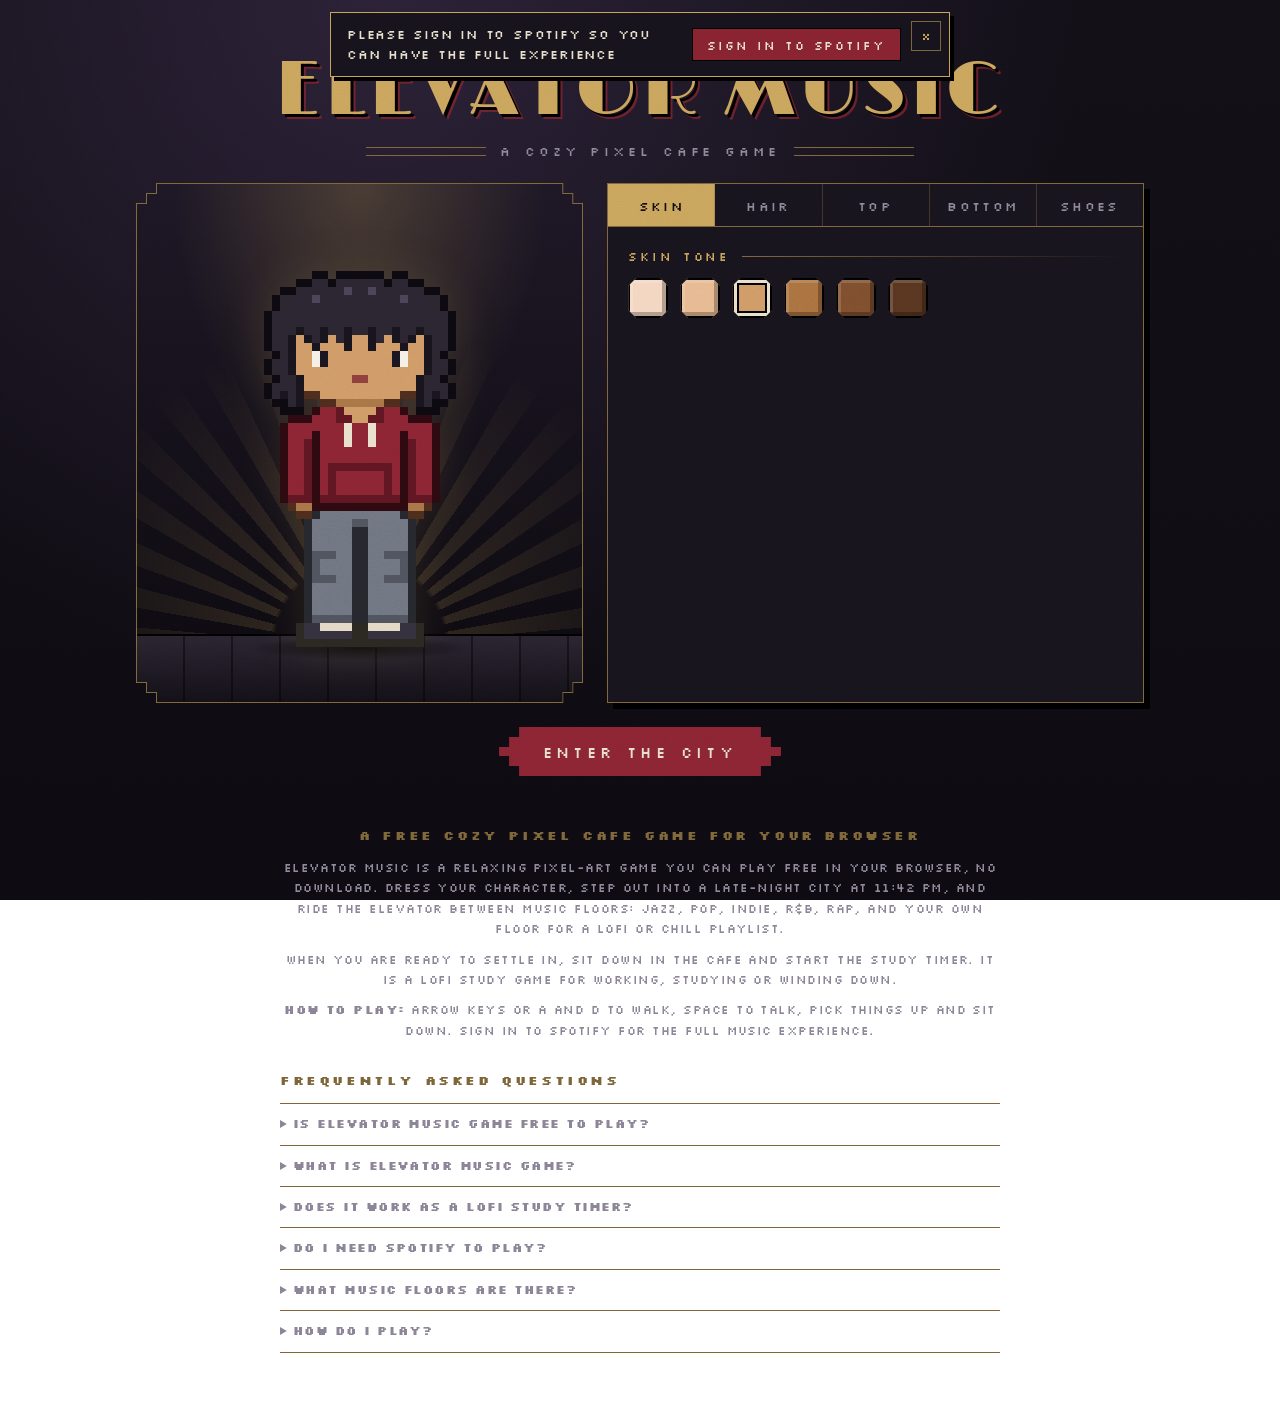
<file: index.html>
<!doctype html>
<html lang="en">
<head>
  <meta charset="utf-8">
  <meta name="viewport" content="width=device-width, initial-scale=1">
  <title>Elevator Music Game: Free Cozy Pixel Cafe &amp; Lofi Study Timer (Browser)</title>
  <meta name="description" content="Play the Elevator Music cozy pixel cafe game free in your browser, no download. A lofi study game: dress your character, wander a late-night city, ride between music floors and relax in a cafe with a study timer.">
  <meta name="keywords" content="cozy browser game, cozy pixel art game, relaxing browser game, free online cozy game, lofi study game, study with me game, lofi cafe game, chill music game, late night city game, lofi study timer, cozy pixel cafe">
  <link rel="canonical" href="https://elevatormusicgame.com/">
  <meta name="theme-color" content="#231c2b">
  <meta property="og:type" content="website">
  <meta property="og:site_name" content="Elevator Music Game">
  <meta property="og:title" content="Elevator Music Game: Free Cozy Pixel Cafe &amp; Lofi Study Timer (Browser)">
  <meta property="og:description" content="A free, relaxing browser game. Wander a late-night city, ride the elevator between music floors and settle into a cozy cafe with a study timer. No download.">
  <meta property="og:url" content="https://elevatormusicgame.com/">
  <meta property="og:image" content="https://elevatormusicgame.com/social-card.png">
  <meta property="og:image:width" content="1200">
  <meta property="og:image:height" content="630">
  <meta property="og:image:alt" content="Elevator Music Game: a free cozy pixel cafe browser game with music floors and a study timer">
  <meta name="twitter:card" content="summary_large_image">
  <meta name="twitter:title" content="Elevator Music Game: Free Cozy Pixel Cafe &amp; Lofi Study Timer (Browser)">
  <meta name="twitter:description" content="A free, relaxing browser game. Wander a late-night city, ride the elevator between music floors and settle into a cozy cafe with a study timer.">
  <meta name="twitter:image" content="https://elevatormusicgame.com/social-card.png">
  <meta name="twitter:image:alt" content="Elevator Music Game: a free cozy pixel cafe browser game with music floors and a study timer">
  <script type="application/ld+json">
  {
    "@context": "https://schema.org",
    "@graph": [
      {
        "@type": "WebSite",
        "@id": "https://elevatormusicgame.com/#website",
        "name": "Elevator Music Game",
        "url": "https://elevatormusicgame.com/",
        "inLanguage": "en"
      },
      {
        "@type": "VideoGame",
        "@id": "https://elevatormusicgame.com/#game",
        "name": "Elevator Music Game",
        "alternateName": ["Elevator Music: Cozy Pixel Cafe", "Elevator Music Cozy Pixel Cafe Game"],
        "url": "https://elevatormusicgame.com/",
        "image": "https://elevatormusicgame.com/social-card.png",
        "description": "A free, cozy pixel-art browser game with music on every floor. Dress your character, wander a late-night city, ride the elevator between floors with different music and relax in a cafe with a study timer. No download needed.",
        "keywords": "cozy browser game, cozy pixel art game, relaxing browser game, lofi study game, study with me game, lofi cafe game, chill music game, late night city game",
        "genre": ["Adventure", "Casual"],
        "gamePlatform": "Web browser",
        "playMode": "SinglePlayer",
        "applicationCategory": "Game",
        "operatingSystem": "Any",
        "inLanguage": "en",
        "isAccessibleForFree": true,
        "offers": {
          "@type": "Offer",
          "price": "0",
          "priceCurrency": "USD",
          "availability": "https://schema.org/InStock"
        },
        "isPartOf": { "@id": "https://elevatormusicgame.com/#website" }
      },
      {
        "@type": "FAQPage",
        "@id": "https://elevatormusicgame.com/#faq",
        "mainEntity": [
          {
            "@type": "Question",
            "name": "Is Elevator Music Game free to play?",
            "acceptedAnswer": {
              "@type": "Answer",
              "text": "Yes. Elevator Music is completely free and runs in your browser, so there is nothing to download or install."
            }
          },
          {
            "@type": "Question",
            "name": "What is Elevator Music Game?",
            "acceptedAnswer": {
              "@type": "Answer",
              "text": "It is a cozy pixel-art browser game. You dress your character, wander a late-night city at 11:42 PM, ride the elevator between floors with different music, and settle into a cafe."
            }
          },
          {
            "@type": "Question",
            "name": "Does it work as a lofi study timer?",
            "acceptedAnswer": {
              "@type": "Answer",
              "text": "Yes. Sit down in the cafe and start the built-in study timer. It starts at 25 minutes and you can adjust it in 5-minute steps, so you can study or work with lofi or chill music in the background."
            }
          },
          {
            "@type": "Question",
            "name": "Do I need Spotify to play?",
            "acceptedAnswer": {
              "@type": "Answer",
              "text": "You can play without it, but signing in to Spotify gives you the full music experience, with a different playlist on each floor."
            }
          },
          {
            "@type": "Question",
            "name": "What music floors are there?",
            "acceptedAnswer": {
              "@type": "Answer",
              "text": "Jazz, pop, indie, R&B and rap, plus your own floor where you can listen to a lofi or chill playlist."
            }
          },
          {
            "@type": "Question",
            "name": "How do I play?",
            "acceptedAnswer": {
              "@type": "Answer",
              "text": "Use the arrow keys or A and D to walk. Press Space to talk, pick things up and sit down."
            }
          }
        ]
      }
    ]
  }
  </script>
  <link rel="icon" href="favicon.ico" sizes="any">
  <link rel="icon" type="image/png" sizes="32x32" href="favicon-32.png">
  <link rel="apple-touch-icon" href="apple-touch-icon.png">
  <link rel="preconnect" href="https://fonts.googleapis.com">
  <link rel="preconnect" href="https://fonts.gstatic.com" crossorigin>
  <link href="https://fonts.googleapis.com/css2?family=Limelight&family=Silkscreen:wght@400;700&display=swap" rel="stylesheet">
  <link rel="stylesheet" href="css/style.css">
</head>
<body>
  <aside id="notice" class="notice" aria-label="Spotify sign-in" hidden>
    <p class="notice__text" role="status">Please sign in to Spotify so you can have the full experience</p>
    <a class="notice__link" href="https://accounts.spotify.com/login" target="_blank" rel="noopener">Sign in to Spotify</a>
    <button id="notice-close" class="notice__close" type="button" aria-label="Close this message" title="Close">&times;</button>
  </aside>

  <main class="creator">
    <header class="marquee">
      <p class="marquee__stamp">11:42 PM &middot; Downtown</p>
      <h1 class="marquee__title">Elevator Music</h1>
      <p class="marquee__sub">A cozy pixel cafe game</p>
    </header>

    <section class="stage" aria-label="Your character">
      <div class="stage__fan" aria-hidden="true"></div>
      <canvas id="stage" class="stage__sprite" width="32" height="48"></canvas>
      <div class="stage__ground" aria-hidden="true"></div>
    </section>

    <section class="wardrobe" aria-label="Wardrobe">
      <div id="tabs" class="tabs" role="tablist"></div>
      <div id="panel" class="panel"></div>
    </section>

    <footer class="exit">
      <button id="enter" class="exit__button" type="button">Enter the city</button>
      <button id="skip" class="exit__skip" type="button" hidden>Go straight to the cafe</button>
    </footer>
    <section class="about" aria-labelledby="about-title">
      <h2 id="about-title" class="about__title">A free cozy pixel cafe game for your browser</h2>
      <p>Elevator Music is a relaxing pixel-art game you can play free in your browser, no download. Dress your character, step out into a late-night city at 11:42 PM, and ride the elevator between music floors: jazz, pop, indie, R&amp;B, rap, and your own floor for a lofi or chill playlist.</p>
      <p>When you are ready to settle in, sit down in the cafe and start the study timer. It is a lofi study game for working, studying or winding down.</p>
      <p><strong>How to play:</strong> arrow keys or A and D to walk, Space to talk, pick things up and sit down. Sign in to Spotify for the full music experience.</p>
      <div class="faq">
        <h2 class="about__title">Frequently asked questions</h2>
        <details class="faq__item">
          <summary>Is Elevator Music Game free to play?</summary>
          <p>Yes. Elevator Music is completely free and runs in your browser, so there is nothing to download or install.</p>
        </details>
        <details class="faq__item">
          <summary>What is Elevator Music Game?</summary>
          <p>It is a cozy pixel-art browser game. You dress your character, wander a late-night city at 11:42 PM, ride the elevator between floors with different music, and settle into a cafe.</p>
        </details>
        <details class="faq__item">
          <summary>Does it work as a lofi study timer?</summary>
          <p>Yes. Sit down in the cafe and start the built-in study timer. It starts at 25 minutes and you can adjust it in 5-minute steps, so you can study or work with lofi or chill music in the background.</p>
        </details>
        <details class="faq__item">
          <summary>Do I need Spotify to play?</summary>
          <p>You can play without it, but signing in to Spotify gives you the full music experience, with a different playlist on each floor.</p>
        </details>
        <details class="faq__item">
          <summary>What music floors are there?</summary>
          <p>Jazz, pop, indie, R&amp;B and rap, plus your own floor where you can listen to a lofi or chill playlist.</p>
        </details>
        <details class="faq__item">
          <summary>How do I play?</summary>
          <p>Use the arrow keys or A and D to walk. Press Space to talk, pick things up and sit down.</p>
        </details>
      </div>
    </section>
  </main>

  <section id="city" class="city" aria-label="The city" hidden>
    <div id="screen" class="city__screen">
    <div class="city__frame">
      <canvas id="street" class="city__street" width="320" height="180"></canvas>

      <div id="timer" class="timer" role="group" hidden aria-label="Study timer">
        <button id="timer-less" class="timer__button" type="button" aria-label="Five minutes less">&minus;</button>
        <span id="timer-time" class="timer__time" role="timer">25:00</span>
        <button id="timer-more" class="timer__button" type="button" aria-label="Five minutes more">+</button>
        <button id="timer-go" class="timer__button" type="button" aria-label="Start timer">&#9654;</button>
        <button id="timer-reset" class="timer__button" type="button" aria-label="Reset timer">&#8634;</button>
      </div>

      <div class="hud">
        <p class="hud__clock"><span id="hud-time"></span><span id="hud-place"></span></p>
        <p id="hud-goal" class="hud__goal"></p>
      </div>
      <p id="hud-hint" class="hud__hint"></p>

      <div id="card" class="card" hidden>
        <p id="card-time" class="card__time"></p>
        <p id="card-place" class="card__place"></p>
      </div>

      <div id="dialog" class="dialog" hidden>
        <p id="dialog-who" class="dialog__who"></p>
        <p id="dialog-text" class="dialog__text"></p>
        <div id="dialog-choices" class="dialog__choices"></div>
        <p id="dialog-hint" class="dialog__hint">Space &#9656;</p>
      </div>

      <div id="minigame" class="minigame" hidden></div>

      <div id="lift" class="minigame lift" hidden></div>

      <div id="decor" class="minigame decor" hidden></div>

      <button id="fullscreen" class="fullscreen" type="button" aria-label="Full screen" title="Full screen" hidden>
        <svg viewBox="0 0 12 12" aria-hidden="true">
          <path class="fullscreen__grow" d="M1 4V1h3M8 1h3v3M11 8v3H8M4 11H1V8"/>
          <path class="fullscreen__shrink" d="M1 4h3V1M8 1v3h3M11 8H8v3M4 11V8H1"/>
        </svg>
      </button>
      <p id="fullscreen-tip" class="fullscreen-tip" role="status" hidden>
        <span class="fullscreen-tip__title">Click here for full screen</span>
        <span class="fullscreen-tip__text">The music keeps playing. Leave full screen to pause or skip songs.</span>
      </p>
    </div>
    </div>

    <div class="pad">
      <button id="pad-left" class="pad__button" type="button" aria-label="Walk left">&#9664;</button>
      <button id="pad-right" class="pad__button" type="button" aria-label="Walk right">&#9654;</button>
      <button id="pad-talk" class="pad__button pad__button--talk" type="button">Talk</button>
      <button id="city-back" class="pad__button pad__button--quiet" type="button">Wardrobe</button>
    </div>
    <div id="player" class="player" hidden>
      <p id="player-title" class="player__title"></p>
      <div id="player-frame"></div>
      <p id="player-note" class="player__note"></p>
    </div>
    <p class="city__keys">Arrow keys or A / D to walk. Space to talk, pick things up, use stairs and sit down.</p>
  </section>

  <script src="js/core.js"></script>
  <script src="js/palette.js"></script>
  <script src="js/sprites/body.js"></script>
  <script src="js/sprites/hair.js"></script>
  <script src="js/sprites/tops.js"></script>
  <script src="js/sprites/bottoms.js"></script>
  <script src="js/sprites/shoes.js"></script>
  <script src="js/state.js"></script>
  <script src="js/renderer.js"></script>
  <script src="js/creator.js"></script>
  <script src="js/sound.js"></script>
  <script src="js/timer.js"></script>
  <script src="js/banner.js"></script>
  <script src="js/city/quests.js"></script>
  <script src="js/city/scene.js"></script>
  <script src="js/city/minigames.js"></script>
  <script src="js/cafe/floors.js"></script>
  <script src="js/cafe/rooms.js"></script>
  <script src="js/city/game.js"></script>
</body>
</html>
</file>
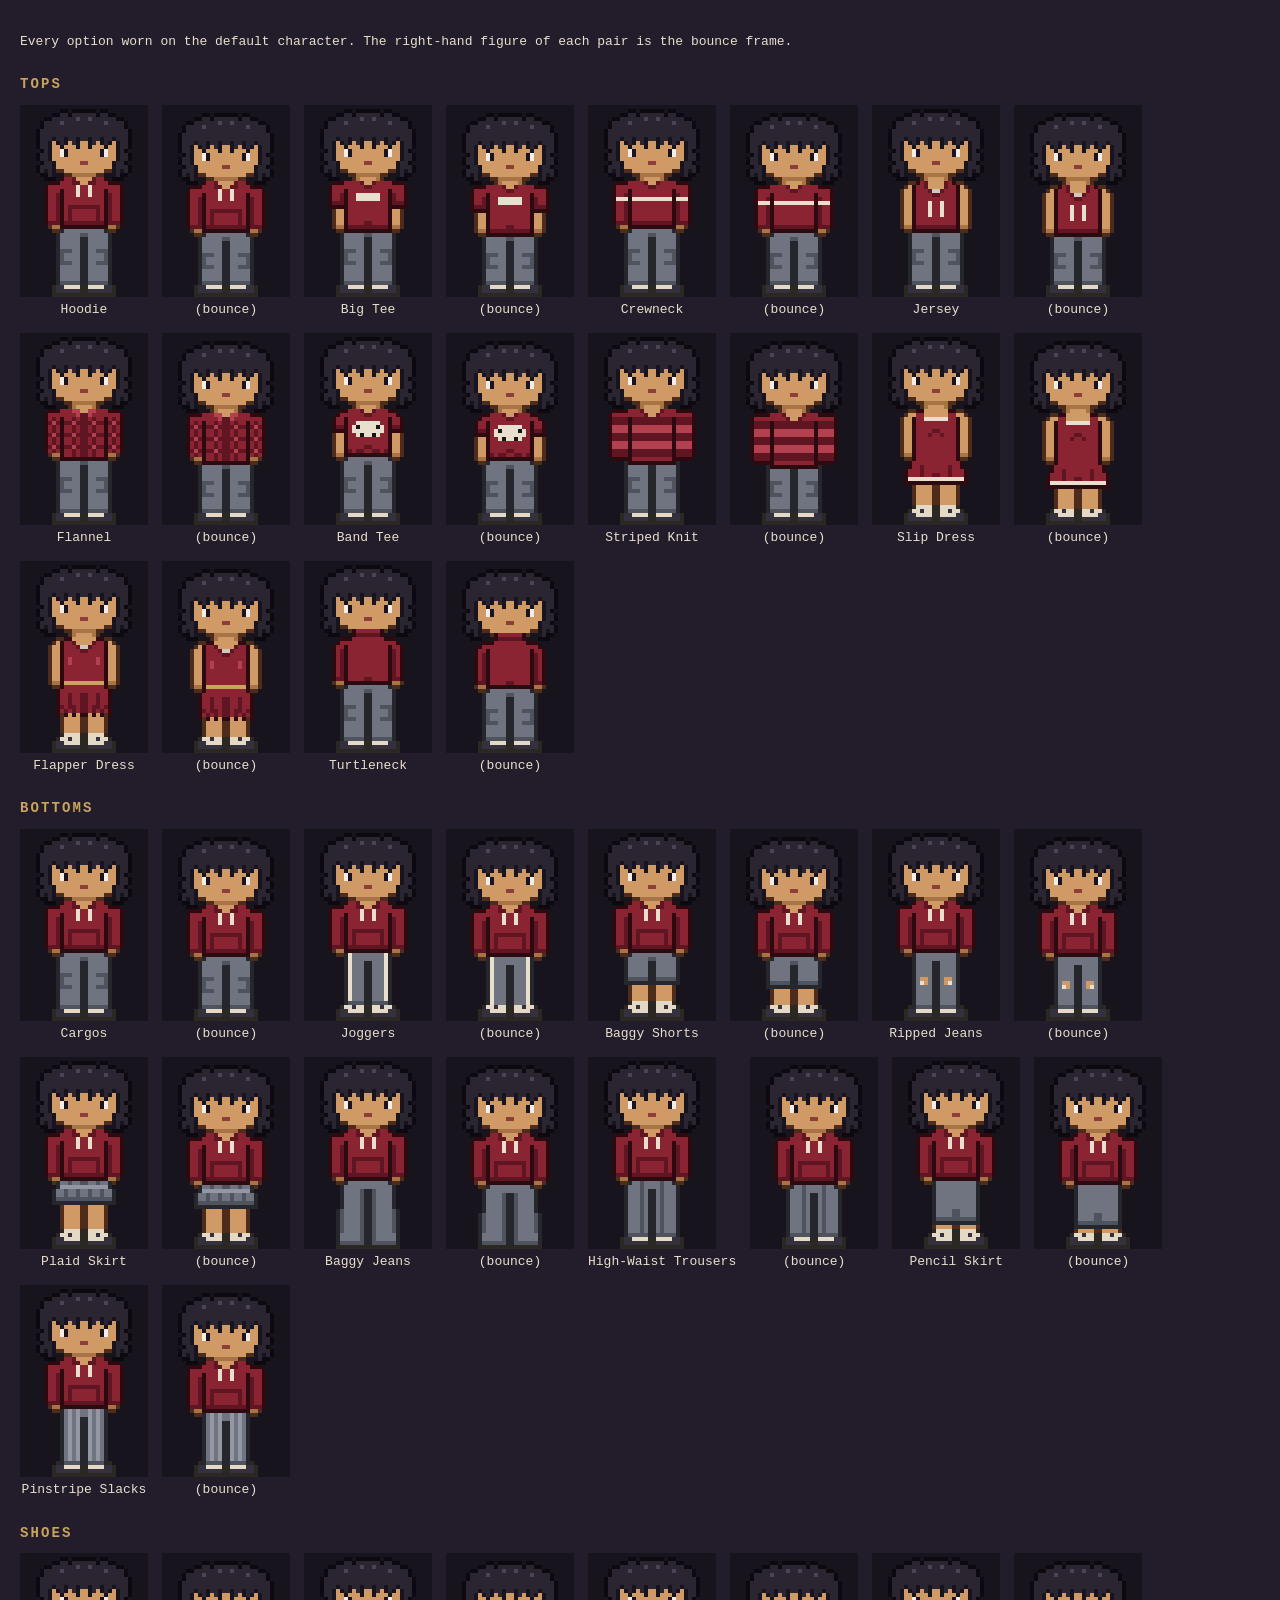
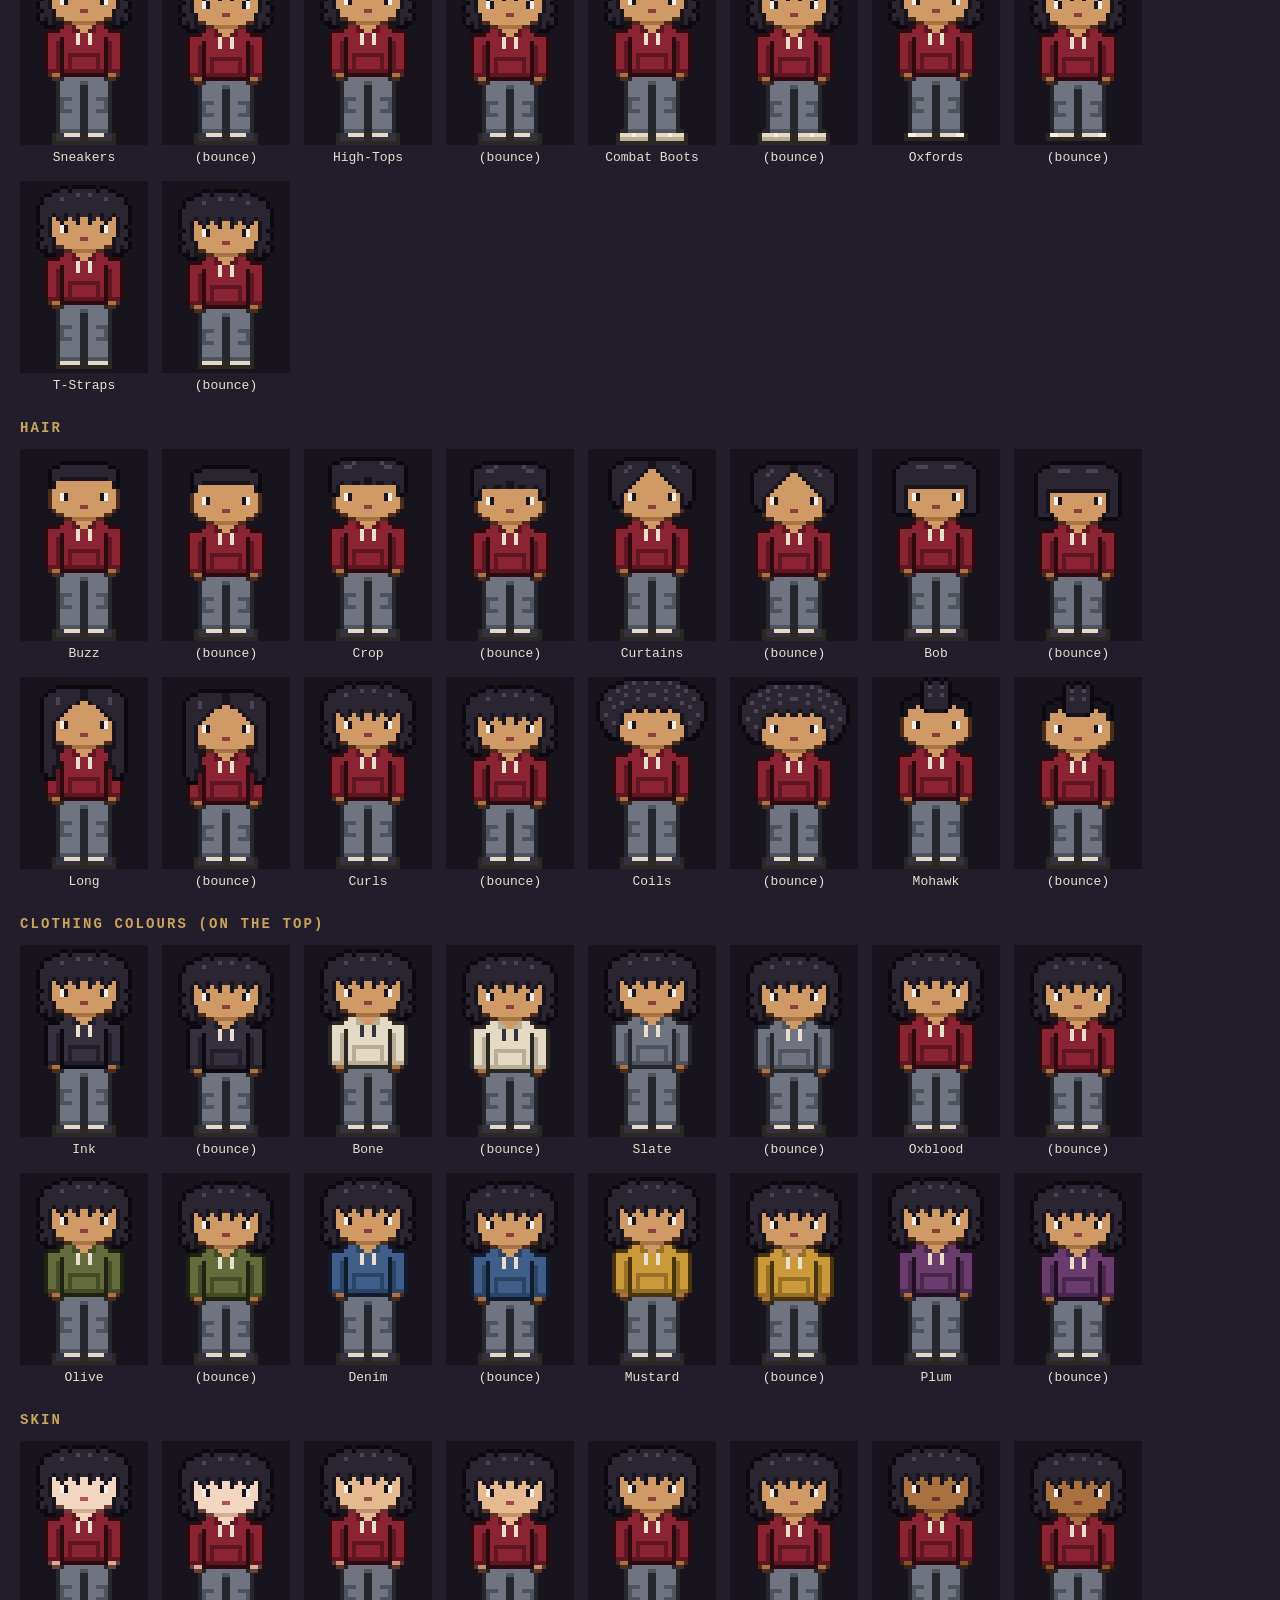
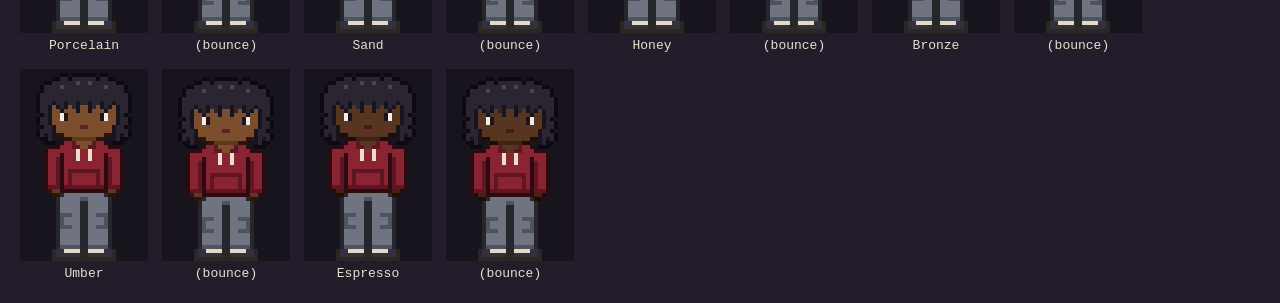
<file: gallery.html>
<!doctype html>
<html lang="en">
<head>
  <meta charset="utf-8">
  <title>Elevator Music: sprite gallery</title>
  <meta name="robots" content="noindex">
  <link rel="icon" href="favicon.ico" sizes="any">
  <link rel="icon" type="image/png" sizes="32x32" href="favicon-32.png">
  <link rel="apple-touch-icon" href="apple-touch-icon.png">
  <style>
    body { margin: 0; padding: 20px; background: #231c2b; color: #e8dfcc; font: 13px/1.4 'Courier New', monospace; }
    h2 { margin: 24px 0 10px; color: #c9a45c; font-size: 14px; text-transform: uppercase; letter-spacing: 0.15em; }
    .row { display: flex; flex-wrap: wrap; gap: 14px; }
    figure { margin: 0; text-align: center; }
    canvas { width: 128px; height: 192px; image-rendering: pixelated; background: #17141d; display: block; margin-bottom: 4px; }
  </style>
</head>
<body>
  <p>Every option worn on the default character. The right-hand figure of each pair is the bounce frame.</p>
  <div id="sheet"></div>

  <script src="js/core.js"></script>
  <script src="js/palette.js"></script>
  <script src="js/sprites/body.js"></script>
  <script src="js/sprites/hair.js"></script>
  <script src="js/sprites/tops.js"></script>
  <script src="js/sprites/bottoms.js"></script>
  <script src="js/sprites/shoes.js"></script>
  <script src="js/state.js"></script>
  <script src="js/renderer.js"></script>
  <script>
    (function (CC) {
      var sheet = document.getElementById('sheet');

      function figure(row, look, label, bob) {
        var fig = document.createElement('figure');
        var canvas = document.createElement('canvas');
        canvas.width = CC.W;
        canvas.height = CC.H;
        CC.renderer.draw(canvas, CC.renderer.compose(look), { bob: bob });
        fig.appendChild(canvas);
        fig.appendChild(document.createTextNode(label));
        row.appendChild(fig);
      }

      function section(title, key, list) {
        var heading = document.createElement('h2');
        heading.textContent = title;
        sheet.appendChild(heading);
        var row = document.createElement('div');
        row.className = 'row';
        sheet.appendChild(row);
        list.forEach(function (option) {
          var look = Object.assign({}, CC.state.look);
          look[key] = option.id;
          figure(row, look, option.name, false);
          figure(row, look, '(bounce)', true);
        });
      }

      section('Tops', 'top', CC.sprites.top);
      section('Bottoms', 'bottom', CC.sprites.bottom);
      section('Shoes', 'shoes', CC.sprites.shoes);
      section('Hair', 'hair', CC.sprites.hair);
      section('Clothing colours (on the top)', 'topColor', CC.palette.cloth);
      section('Skin', 'skin', CC.palette.skin);
    })(window.CozyCafe);
  </script>
</body>
</html>
</file>
<file: css/style.css>
:root {
  --ink: #0d0b11;
  --soot: #17141d;
  --plum: #231c2b;
  --brass: #c9a45c;
  --brass-dim: #7d6638;
  --bone: #e8dfcc;
  --ash: #8d8698;
  --oxblood: #8a2433;
  --lamp: #f2c96b;

  --display: 'Limelight', 'Copperplate', 'Georgia', serif;
  --pixel: 'Silkscreen', 'Courier New', monospace;

  /* Stepped "ziggurat" corners, the art deco signature shape. */
  --step: 10px;
  --ziggurat: polygon(
    0 calc(var(--step) * 2), var(--step) calc(var(--step) * 2), var(--step) var(--step), calc(var(--step) * 2) var(--step), calc(var(--step) * 2) 0,
    calc(100% - var(--step) * 2) 0, calc(100% - var(--step) * 2) var(--step), calc(100% - var(--step)) var(--step), calc(100% - var(--step)) calc(var(--step) * 2), 100% calc(var(--step) * 2),
    100% calc(100% - var(--step) * 2), calc(100% - var(--step)) calc(100% - var(--step) * 2), calc(100% - var(--step)) calc(100% - var(--step)), calc(100% - var(--step) * 2) calc(100% - var(--step)), calc(100% - var(--step) * 2) 100%,
    calc(var(--step) * 2) 100%, calc(var(--step) * 2) calc(100% - var(--step)), var(--step) calc(100% - var(--step)), var(--step) calc(100% - var(--step) * 2), 0 calc(100% - var(--step) * 2)
  );
}

* { box-sizing: border-box; }

body {
  margin: 0;
  min-height: 100vh;
  color: var(--bone);
  font-family: var(--pixel);
  background:
    radial-gradient(ellipse at 30% 0%, #2b2136 0%, transparent 55%),
    linear-gradient(#120f17, var(--ink));
  background-attachment: fixed;
}

/* Film grain over everything: the grunge layer. */
body::after {
  content: '';
  position: fixed;
  inset: 0;
  pointer-events: none;
  opacity: 0.16;
  mix-blend-mode: overlay;
  background-image: url("data:image/svg+xml,%3Csvg xmlns='http://www.w3.org/2000/svg' width='220' height='220'%3E%3Cfilter id='n'%3E%3CfeTurbulence type='fractalNoise' baseFrequency='0.9' numOctaves='3' stitchTiles='stitch'/%3E%3C/filter%3E%3Crect width='100%25' height='100%25' filter='url(%23n)'/%3E%3C/svg%3E");
}

button {
  font: inherit;
  color: inherit;
  cursor: pointer;
}

button:focus-visible {
  outline: 2px solid var(--lamp);
  outline-offset: 3px;
}

.creator {
  max-width: 1040px;
  margin: 0 auto;
  padding: 28px 16px 48px;
  display: grid;
  grid-template-columns: minmax(0, 5fr) minmax(0, 6fr);
  grid-template-areas:
    'marquee marquee'
    'stage wardrobe'
    'exit exit'
    'about about';
  gap: 24px;
}

/* ---------- Marquee ---------- */

.marquee {
  grid-area: marquee;
  text-align: center;
}

.marquee__stamp {
  margin: 0 0 10px;
  font-size: 12px;
  letter-spacing: 0.22em;
  text-transform: uppercase;
  color: var(--oxblood);
  filter: brightness(1.6);
}

.marquee__title {
  margin: 0;
  font-family: var(--display);
  font-weight: 400;
  font-size: clamp(40px, 8vw, 76px);
  line-height: 1;
  letter-spacing: 0.06em;
  text-transform: uppercase;
  color: var(--brass);
  text-shadow: 3px 3px 0 #000, 5px 5px 0 rgba(138, 36, 51, 0.7);
}

.marquee__sub {
  display: flex;
  align-items: center;
  justify-content: center;
  gap: 14px;
  margin: 14px 0 0;
  font-size: 13px;
  letter-spacing: 0.3em;
  text-transform: uppercase;
  color: var(--ash);
}

.marquee__sub::before,
.marquee__sub::after {
  content: '';
  width: min(18vw, 120px);
  height: 7px;
  border-top: 1px solid var(--brass-dim);
  border-bottom: 1px solid var(--brass-dim);
}

/* ---------- Stage ---------- */

.stage {
  grid-area: stage;
  /* Stays in view while the wardrobe scrolls. */
  position: sticky;
  top: 16px;
  align-self: start;
  min-height: 520px;
  display: flex;
  align-items: flex-end;
  justify-content: center;
  padding-bottom: 56px;
  overflow: hidden;
  clip-path: var(--ziggurat);
  background: var(--brass-dim);
}

/* The brass edge is the .stage background showing around this inset copy of the shape. */
.stage::before {
  content: '';
  position: absolute;
  inset: 1px;
  clip-path: var(--ziggurat);
  background:
    radial-gradient(ellipse 60% 75% at 50% 0%, rgba(242, 201, 107, 0.2), transparent 70%),
    linear-gradient(#1d1725, #0b090e);
}

/* Sunburst rising behind the character. */
.stage__fan {
  position: absolute;
  left: 50%;
  bottom: 56px;
  width: 150%;
  aspect-ratio: 2 / 1;
  transform: translateX(-50%);
  border-radius: 999px 999px 0 0;
  background: repeating-conic-gradient(from -90deg at 50% 100%, rgba(201, 164, 92, 0.16) 0deg 5deg, transparent 5deg 10deg);
  -webkit-mask-image: radial-gradient(circle at 50% 100%, transparent 18%, #000 19%, transparent 70%);
  mask-image: radial-gradient(circle at 50% 100%, transparent 18%, #000 19%, transparent 70%);
}

.stage__sprite {
  position: relative;
  z-index: 1;
  width: 256px;
  height: 384px;
  image-rendering: pixelated;
  image-rendering: crisp-edges;
  filter: drop-shadow(0 0 22px rgba(242, 201, 107, 0.12));
}

.stage__ground {
  position: absolute;
  left: 1px;
  right: 1px;
  bottom: 1px;
  height: 68px;
  clip-path: polygon(0 0, 100% 0, 100% calc(100% - var(--step) * 2), calc(100% - var(--step)) calc(100% - var(--step) * 2), calc(100% - var(--step)) calc(100% - var(--step)), calc(100% - var(--step) * 2) calc(100% - var(--step)), calc(100% - var(--step) * 2) 100%, calc(var(--step) * 2) 100%, calc(var(--step) * 2) calc(100% - var(--step)), var(--step) calc(100% - var(--step)), var(--step) calc(100% - var(--step) * 2), 0 calc(100% - var(--step) * 2));
  background:
    radial-gradient(ellipse 110px 12px at 50% 12px, rgba(0, 0, 0, 0.75), transparent),
    repeating-linear-gradient(90deg, transparent 0 46px, rgba(0, 0, 0, 0.45) 46px 48px),
    linear-gradient(#2a2430, #131017);
  border-top: 2px solid #000;
}

/* ---------- Wardrobe ---------- */

.wardrobe {
  grid-area: wardrobe;
  display: flex;
  flex-direction: column;
  background: var(--soot);
  border: 1px solid var(--brass-dim);
  box-shadow: 6px 6px 0 #000;
}

.tabs {
  display: flex;
  flex-wrap: wrap;
  border-bottom: 1px solid var(--brass-dim);
}

.tab {
  flex: 1 1 0;
  min-width: 84px;
  padding: 14px 10px 12px;
  background: none;
  border: 0;
  border-right: 1px solid rgba(125, 102, 56, 0.4);
  font-size: 13px;
  letter-spacing: 0.18em;
  text-transform: uppercase;
  color: var(--ash);
}

.tab:last-child { border-right: 0; }
.tab:hover { color: var(--bone); }

.tab[aria-selected='true'] {
  color: var(--ink);
  background: var(--brass);
}

.panel {
  padding: 22px 20px 26px;
  display: grid;
  gap: 26px;
}

.group__title {
  display: flex;
  align-items: center;
  gap: 12px;
  margin: 0 0 14px;
  font-size: 12px;
  font-weight: 400;
  letter-spacing: 0.24em;
  text-transform: uppercase;
  color: var(--brass);
}

.group__title::after {
  content: '';
  flex: 1;
  height: 1px;
  background: linear-gradient(90deg, var(--brass-dim), transparent);
}

.items {
  display: grid;
  grid-template-columns: repeat(auto-fill, minmax(96px, 1fr));
  gap: 12px;
}

.item {
  display: flex;
  flex-direction: column;
  align-items: center;
  justify-content: space-between;
  gap: 8px;
  padding: 10px 6px 8px;
  background: var(--plum);
  border: 1px solid #000;
  box-shadow: inset 0 0 0 1px rgba(232, 223, 204, 0.06);
}

.item:hover { background: #2d2437; }

.item[aria-pressed='true'] {
  border-color: var(--brass);
  box-shadow: inset 0 0 0 1px var(--brass), 3px 3px 0 #000;
}

.item__thumb {
  image-rendering: pixelated;
  image-rendering: crisp-edges;
}

.item__name {
  font-size: 11px;
  letter-spacing: 0.1em;
  text-transform: uppercase;
  color: var(--ash);
}

.item[aria-pressed='true'] .item__name { color: var(--bone); }

.swatches {
  display: flex;
  flex-wrap: wrap;
  gap: 12px;
}

.swatch {
  width: 40px;
  height: 40px;
  padding: 0;
  background: var(--chip);
  border: 2px solid #000;
  box-shadow: inset -4px -4px 0 rgba(0, 0, 0, 0.28), inset 3px 3px 0 rgba(255, 255, 255, 0.14);
  /* Octagon: clipped corners, like a deco tile. */
  clip-path: polygon(8px 0, calc(100% - 8px) 0, 100% 8px, 100% calc(100% - 8px), calc(100% - 8px) 100%, 8px 100%, 0 calc(100% - 8px), 0 8px);
}

.swatch:hover { transform: translateY(-2px); }

.swatch[aria-pressed='true'] {
  box-shadow: inset 0 0 0 3px var(--bone), inset 0 0 0 5px #000;
}

/* ---------- Exit ---------- */

.exit {
  grid-area: exit;
  text-align: center;
}

.exit__button {
  padding: 16px 44px 14px;
  background: var(--oxblood);
  border: 0;
  clip-path: var(--ziggurat);
  --step: 5px;
  font-size: 15px;
  letter-spacing: 0.28em;
  text-transform: uppercase;
  color: var(--bone);
}

.exit__button:hover { background: #a52c3f; }

.exit__soon {
  margin: 16px 0 0;
  font-size: 12px;
  letter-spacing: 0.08em;
  color: var(--ash);
}

/* ---------- About ---------- */

.about {
  grid-area: about;
  max-width: 720px;
  margin: 24px auto 0;
  font-size: 12px;
  line-height: 1.7;
  letter-spacing: 0.04em;
  color: var(--ash);
  text-align: center;
}

.about__title {
  margin: 0 0 12px;
  font-size: 13px;
  letter-spacing: 0.2em;
  text-transform: uppercase;
  color: var(--brass-dim);
}

.about p { margin: 0 0 10px; }

.faq {
  margin-top: 28px;
  text-align: left;
}

.faq__item {
  border-top: 1px solid var(--brass-dim);
  padding: 10px 0;
}

.faq__item:last-child { border-bottom: 1px solid var(--brass-dim); }

.faq__item summary {
  cursor: pointer;
  color: var(--ash);
  font-weight: 700;
}

.faq__item p { margin: 8px 0 0; }

/* ---------- Narrow screens ---------- */

@media (max-width: 760px) {
  .creator {
    grid-template-columns: minmax(0, 1fr);
    grid-template-areas: 'marquee' 'stage' 'wardrobe' 'exit' 'about';
  }

  .stage {
    position: relative;
    top: auto;
    min-height: 380px;
  }

  .stage__sprite {
    width: 192px;
    height: 288px;
  }
}

.panel__note {
  margin: 0;
  padding: 10px 12px;
  border-left: 3px solid var(--oxblood);
  background: rgba(138, 36, 51, 0.14);
  font-size: 12px;
  line-height: 1.5;
  color: var(--bone);
}

[hidden] { display: none !important; }

/* ---------- City ---------- */

.city {
  max-width: 1000px;
  margin: 0 auto;
  padding: 24px 16px 40px;
}

.city__frame {
  position: relative;
  border: 1px solid var(--brass-dim);
  box-shadow: 6px 6px 0 #000;
  background: #000;
}

.city__street {
  display: block;
  width: 100%;
  aspect-ratio: 16 / 9;
  image-rendering: pixelated;
  image-rendering: crisp-edges;
}

.hud {
  position: absolute;
  top: 0;
  left: 0;
  right: 0;
  display: flex;
  justify-content: space-between;
  align-items: flex-start;
  gap: 16px;
  /* Extra room on the right for the full screen button. */
  padding: 12px 52px 12px 14px;
  pointer-events: none;
  font-size: clamp(9px, 1.5vw, 13px);
  letter-spacing: 0.14em;
  text-transform: uppercase;
  text-shadow: 2px 2px 0 #000;
}

.hud p { margin: 0; }

.hud__clock {
  display: flex;
  flex-direction: column;
  gap: 4px;
  max-width: 30%;
  color: var(--brass);
}

.hud__clock span:last-child { color: var(--ash); }

.hud__goal {
  max-width: 55%;
  text-align: right;
  line-height: 1.5;
  color: var(--bone);
}

/* ---------- Study timer ---------- */

.timer {
  position: absolute;
  top: 8px;
  left: 50%;
  transform: translateX(-50%);
  display: flex;
  align-items: center;
  gap: 0.3em;
  padding: 0.3em;
  background: rgba(13, 11, 17, 0.8);
  border: 1px solid var(--brass-dim);
  font-size: clamp(9px, 1.5vw, 13px);
  white-space: nowrap;
}

/* The goal stops short of the timer while it is up. */
.timer:not([hidden]) ~ .hud .hud__goal { max-width: 36%; }

.timer__time {
  min-width: 4.2em;
  padding: 0 0.2em;
  text-align: center;
  font-size: 1.3em;
  letter-spacing: 0.08em;
  color: var(--bone);
}

.timer__button {
  width: 1.8em;
  height: 1.8em;
  padding: 0;
  line-height: 1;
  background: none;
  border: 1px solid var(--brass-dim);
  color: var(--brass);
}

.timer__button:hover { border-color: var(--brass); color: var(--lamp); }
.timer__button:disabled { opacity: 0.35; cursor: default; }
.timer.is-running .timer__time { color: var(--lamp); }
.timer.is-done { border-color: var(--lamp); }
.timer.is-done .timer__time { color: var(--lamp); animation: timer-blink 1s steps(2, start) infinite; }

@keyframes timer-blink { to { visibility: hidden; } }

.card {
  position: absolute;
  inset: 0;
  display: flex;
  flex-direction: column;
  align-items: center;
  justify-content: center;
  gap: 10px;
  padding: 16px;
  text-align: center;
  background: rgba(8, 6, 11, 0.9);
}

.card p { margin: 0; }

.card__time {
  font-size: clamp(12px, 2.2vw, 18px);
  letter-spacing: 0.3em;
  color: var(--oxblood);
  filter: brightness(1.6);
}

.card__place {
  font-family: var(--display);
  font-size: clamp(28px, 7vw, 64px);
  line-height: 1.05;
  letter-spacing: 0.06em;
  text-transform: uppercase;
  color: var(--brass);
  text-shadow: 3px 3px 0 #000, 5px 5px 0 rgba(138, 36, 51, 0.7);
}

.card__note {
  max-width: 34em;
  font-size: clamp(10px, 1.6vw, 13px);
  line-height: 1.7;
  color: var(--bone);
}

.card--ending { gap: 16px; }

.dialog {
  position: absolute;
  left: 3%;
  right: 3%;
  /* Sits under the clock so the people talking stay in view. */
  top: 15%;
  padding: 12px 16px 12px;
  background: rgba(13, 11, 17, 0.94);
  border: 1px solid var(--brass);
  box-shadow: 4px 4px 0 #000;
}

.dialog p { margin: 0; }

.dialog__who {
  margin-bottom: 6px !important;
  font-size: clamp(9px, 1.4vw, 12px);
  letter-spacing: 0.24em;
  text-transform: uppercase;
  color: var(--brass);
}

.dialog__text {
  font-size: clamp(11px, 1.9vw, 16px);
  line-height: 1.6;
  color: var(--bone);
}

.dialog__choices {
  display: grid;
  gap: 6px;
  margin-top: 10px;
}

.dialog__choices:empty { display: none; }

.choice {
  padding: 7px 10px;
  text-align: left;
  background: var(--plum);
  border: 1px solid #000;
  font-size: clamp(10px, 1.6vw, 14px);
  line-height: 1.4;
}

.choice:hover,
.choice:focus-visible {
  background: var(--brass);
  color: var(--ink);
}

.choice__key {
  margin-right: 10px;
  color: var(--brass);
}

.choice:hover .choice__key,
.choice:focus-visible .choice__key { color: var(--ink); }

.dialog__hint {
  margin-top: 6px !important;
  text-align: right;
  font-size: 10px;
  letter-spacing: 0.2em;
  text-transform: uppercase;
  color: var(--ash);
}

.pad {
  display: flex;
  gap: 10px;
  margin-top: 16px;
}

.pad__button {
  min-width: 64px;
  padding: 14px 16px 12px;
  background: var(--soot);
  border: 1px solid var(--brass-dim);
  font-size: 14px;
  letter-spacing: 0.16em;
  text-transform: uppercase;
  touch-action: none;
  user-select: none;
  -webkit-user-select: none;
}

.pad__button:active { background: var(--brass); color: var(--ink); }
.pad__button--talk { flex: 1; background: var(--oxblood); border-color: #000; }
.pad__button--quiet { color: var(--ash); }

.city__keys {
  margin: 12px 0 0;
  font-size: 11px;
  letter-spacing: 0.12em;
  color: var(--ash);
}

/* Hold two lines of space so the box does not grow while a line types out. */
.dialog__text { min-height: 3.2em; }

.hud__hint {
  position: absolute;
  left: 0;
  right: 0;
  bottom: 3%;
  margin: 0;
  text-align: center;
  pointer-events: none;
  font-size: clamp(9px, 1.5vw, 13px);
  letter-spacing: 0.14em;
  text-transform: uppercase;
  color: var(--lamp);
  text-shadow: 2px 2px 0 #000;
}

/* ---------- Challenges ---------- */

.minigame {
  position: absolute;
  inset: 0;
  display: flex;
  flex-direction: column;
  align-items: center;
  justify-content: center;
  gap: clamp(6px, 1.6vw, 14px);
  padding: 12px 16px;
  text-align: center;
  background: rgba(8, 6, 11, 0.93);
}

.minigame p,
.minigame h2 { margin: 0; }

.minigame__title {
  font-family: var(--display);
  font-weight: 400;
  font-size: clamp(18px, 4vw, 34px);
  letter-spacing: 0.06em;
  text-transform: uppercase;
  color: var(--brass);
}

.minigame__status,
.minigame__clue {
  font-size: clamp(10px, 1.7vw, 15px);
  line-height: 1.5;
  color: var(--bone);
}

.minigame__clue { color: var(--lamp); }

.minigame__help {
  font-size: clamp(8px, 1.2vw, 11px);
  letter-spacing: 0.1em;
  color: var(--ash);
}

.strings {
  display: flex;
  gap: clamp(8px, 2vw, 18px);
}

.strings__pad {
  width: clamp(44px, 10vw, 84px);
  height: clamp(60px, 16vw, 140px);
  border: 2px solid #000;
  background: var(--string);
  box-shadow: inset -6px -6px 0 rgba(0, 0, 0, 0.35);
  filter: brightness(0.55);
  font-size: clamp(12px, 2vw, 18px);
  color: #000;
}

.strings__pad--0 { --string: #e8a23c; }
.strings__pad--1 { --string: #e879b0; }
.strings__pad--2 { --string: #5fc48a; }
.strings__pad--3 { --string: #9a6be0; }

.strings__pad.is-lit {
  filter: brightness(1.25);
  box-shadow: 0 0 18px var(--string);
}

.shelf {
  display: grid;
  grid-template-columns: repeat(6, 1fr);
  gap: clamp(4px, 1vw, 10px);
}

.shelf__record {
  padding: clamp(2px, 0.5vw, 5px);
  background: var(--plum);
  border: 1px solid #000;
  line-height: 0;
}

.shelf__record:hover,
.shelf__record:focus-visible { background: var(--brass); }
.shelf__record:disabled { opacity: 0.25; cursor: default; background: var(--plum); }
.shelf__record.is-right { background: #5fc48a; }

.shelf__cover {
  width: clamp(30px, 7.5vw, 72px);
  height: clamp(30px, 7.5vw, 72px);
  image-rendering: pixelated;
  image-rendering: crisp-edges;
}

.tuner__name {
  min-width: 16ch;
  padding: 8px 14px;
  background: #0b1512;
  border: 1px solid var(--brass-dim);
  font-size: clamp(14px, 3vw, 26px);
  letter-spacing: 0.12em;
  white-space: pre;
  color: #7fe0b0;
}

.tuner__meter,
.tuner__track {
  position: relative;
  width: min(80%, 520px);
  height: 12px;
  background: var(--soot);
  border: 1px solid var(--brass-dim);
}

.tuner__fill {
  height: 100%;
  width: 0;
  background: var(--oxblood);
}

.tuner__fill.is-strong { background: #5fc48a; }

.tuner__track {
  height: 26px;
  background: repeating-linear-gradient(90deg, transparent 0 9px, var(--brass-dim) 9px 10px), var(--soot);
}

.tuner__needle {
  position: absolute;
  top: -4px;
  bottom: -4px;
  width: 4px;
  margin-left: -2px;
  background: var(--lamp);
  box-shadow: 0 0 8px var(--lamp);
}

.tuner__buttons {
  display: flex;
  gap: 12px;
}

.exit__skip {
  display: block;
  margin: 14px auto 0;
  padding: 6px 4px;
  background: none;
  border: 0;
  border-bottom: 1px solid var(--brass-dim);
  font-size: 12px;
  letter-spacing: 0.16em;
  text-transform: uppercase;
  color: var(--brass);
}

.exit__skip:hover { color: var(--bone); }

/* ---------- Elevator and music player ---------- */

.lift__floors {
  display: grid;
  gap: 4px;
  width: min(86%, 420px);
}

.lift__floor {
  display: flex;
  align-items: center;
  gap: 12px;
  padding: clamp(3px, 0.7vw, 6px) 12px;
  text-align: left;
  background: var(--soot);
  border: 1px solid var(--brass-dim);
  font-size: clamp(10px, 1.7vw, 15px);
  letter-spacing: 0.12em;
  text-transform: uppercase;
}

.lift__floor:hover:not(:disabled),
.lift__floor:focus-visible { background: var(--brass); color: var(--ink); }
.lift__floor:disabled { opacity: 0.45; cursor: default; }

.lift__number {
  flex: none;
  width: 2em;
  height: 2em;
  display: grid;
  place-items: center;
  border-radius: 50%;
  background: var(--floor, var(--brass));
  color: #000;
}

.lift__name { flex: 1; }

.lift__tag {
  font-size: 0.75em;
  color: var(--lamp);
}

.lift__floor:hover:not(:disabled) .lift__tag { color: var(--ink); }

.player {
  margin-top: 16px;
  padding: 14px;
  background: var(--soot);
  border: 1px solid var(--brass-dim);
  box-shadow: 6px 6px 0 #000;
}

.player p { margin: 0; }

.player__title {
  margin-bottom: 10px !important;
  font-size: 12px;
  letter-spacing: 0.2em;
  text-transform: uppercase;
  color: var(--brass);
}

.player iframe {
  display: block;
  width: 100%;
  height: 152px;
  border: 0;
  border-radius: 12px;
}

.player__note {
  margin-top: 10px !important;
  font-size: 11px;
  letter-spacing: 0.08em;
  color: var(--ash);
}

/* ---------- Decorating your floor ---------- */

/* The panel keeps to the left so the room can be seen changing beside it. */
.decor {
  right: auto;
  width: 44%;
  align-items: stretch;
  justify-content: flex-start;
  gap: clamp(3px, 0.7vw, 7px);
  padding: 10px 12px;
  overflow-y: auto;
  text-align: left;
  border-right: 1px solid var(--brass-dim);
}

.decor .minigame__title { font-size: clamp(14px, 2.6vw, 24px); }

.decor__label {
  font-size: clamp(8px, 1.2vw, 11px);
  letter-spacing: 0.16em;
  text-transform: uppercase;
  color: var(--brass);
}

/* A piece's name and choices share a line; its colours go underneath. */
.decor__row {
  display: flex;
  flex-wrap: wrap;
  align-items: center;
  gap: 5px 8px;
}

.decor__row .decor__label { min-width: 5.5em; }
.decor__options + .decor__swatches { flex-basis: 100%; }

.decor__link,
.decor__options {
  display: flex;
  flex-wrap: wrap;
  gap: 5px;
}

.decor__input {
  flex: 1;
  min-width: 0;
  padding: 5px 8px;
  background: var(--ink);
  border: 1px solid var(--brass-dim);
  color: var(--bone);
  font: inherit;
  font-size: clamp(9px, 1.3vw, 12px);
}

.decor__input:focus-visible { outline: 2px solid var(--lamp); }

.decor__status {
  font-size: clamp(8px, 1.2vw, 11px);
  color: var(--lamp);
}

.decor__status:empty { display: none; }

.decor__option {
  padding: 4px 9px;
  background: var(--soot);
  border: 1px solid var(--brass-dim);
  font-size: clamp(9px, 1.3vw, 12px);
  letter-spacing: 0.08em;
  text-transform: uppercase;
}

.decor__option:hover,
.decor__option[aria-pressed='true'] { background: var(--brass); color: var(--ink); }

.decor__swatches { gap: 5px; }

.decor__swatches .swatch {
  width: clamp(16px, 2.6vw, 26px);
  height: clamp(16px, 2.6vw, 26px);
  clip-path: none;
}

.decor__swatches .swatch[aria-pressed='true'] {
  box-shadow: inset 0 0 0 2px var(--bone), inset 0 0 0 4px #000;
}

.decor__done {
  align-self: flex-start;
  margin-top: clamp(4px, 1vw, 10px);
  background: var(--oxblood);
}

/* ---------- Full screen ---------- */

/* Only the game goes full screen. The music player stays on the page behind
   it and keeps playing; leave full screen to pause or skip. */
.fullscreen {
  position: absolute;
  top: 8px;
  right: 8px;
  width: 30px;
  height: 30px;
  padding: 7px;
  background: rgba(13, 11, 17, 0.8);
  border: 1px solid var(--brass-dim);
  color: var(--brass);
}

.fullscreen:hover { border-color: var(--brass); color: var(--lamp); }

.fullscreen svg {
  display: block;
  width: 100%;
  height: 100%;
  fill: none;
  stroke: currentColor;
  stroke-width: 1.5;
  stroke-linecap: square;
}

.fullscreen__shrink { display: none; }
.city__screen.is-full .fullscreen__grow { display: none; }
.city__screen.is-full .fullscreen__shrink { display: inline; }

/* A one-time callout under the button, with an arrow pointing up at it. */
.fullscreen-tip {
  position: absolute;
  top: 52px;
  right: 8px;
  z-index: 5;
  width: min(230px, calc(100% - 16px));
  margin: 0;
  padding: 9px 12px 8px;
  background: var(--soot);
  border: 1px solid var(--brass);
  box-shadow: 3px 3px 0 #000;
  pointer-events: none;
  animation: tip-bob 1s steps(2, end) infinite;
}

.fullscreen-tip::before {
  content: '';
  position: absolute;
  top: -8px;
  right: 10px;
  width: 9px;
  height: 9px;
  background: var(--soot);
  border-top: 1px solid var(--brass);
  border-left: 1px solid var(--brass);
  transform: rotate(45deg);
}

.fullscreen-tip__title,
.fullscreen-tip__text { display: block; }

.fullscreen-tip__title {
  font-size: 12px;
  letter-spacing: 0.08em;
  text-transform: uppercase;
  color: var(--lamp);
}

.fullscreen-tip__text {
  margin-top: 5px;
  font-size: 10px;
  line-height: 1.5;
  letter-spacing: 0.04em;
  color: var(--bone);
}

@keyframes tip-bob {
  50% { transform: translateY(3px); }
}

@media (prefers-reduced-motion: reduce) {
  .fullscreen-tip { animation: none; }
}

/* Touch screens need the walk buttons, which stay behind on the page. */
@media (hover: none) and (pointer: coarse) {
  .fullscreen, .fullscreen-tip { display: none; }
  .hud { padding-right: 14px; }
}

.city__screen.is-full {
  display: flex;
  align-items: center;
  justify-content: center;
  overflow: hidden;
  background: #000;
  font-family: var(--pixel);
  color: var(--bone);
}

/* The frame keeps its usual size and is scaled up to fit (see game.js), so
   the text and challenges grow with the picture. */
.city__screen.is-full .city__frame {
  flex: none;
  width: 1000px;
  border: 0;
  box-shadow: none;
  transform: scale(var(--fit, 1));
}

/* ---------- First-visit Spotify note ---------- */

/* Floats over the top of the page without taking clicks from anything beside it. */
.notice {
  position: fixed;
  top: 12px;
  left: 50%;
  z-index: 10;
  width: min(calc(100% - 24px), 620px);
  transform: translateX(-50%);
  display: flex;
  flex-wrap: wrap;
  align-items: center;
  gap: 10px 14px;
  padding: 12px 48px 12px 16px;
  background: var(--soot);
  border: 1px solid var(--brass);
  box-shadow: 4px 4px 0 #000;
  animation: notice-drop 0.4s steps(5, end);
}

.notice__text {
  flex: 1 1 240px;
  margin: 0;
  font-size: 13px;
  line-height: 1.5;
  letter-spacing: 0.06em;
  color: var(--bone);
}

.notice__link {
  padding: 9px 14px 7px;
  background: var(--oxblood);
  border: 1px solid #000;
  font-size: 12px;
  letter-spacing: 0.16em;
  text-transform: uppercase;
  text-decoration: none;
  color: var(--bone);
}

.notice__link:hover { background: #a52c3f; }

.notice__link:focus-visible {
  outline: 2px solid var(--lamp);
  outline-offset: 3px;
}

.notice__close {
  position: absolute;
  top: 8px;
  right: 8px;
  width: 30px;
  height: 30px;
  padding: 0;
  line-height: 1;
  background: none;
  border: 1px solid var(--brass-dim);
  font-size: 16px;
  color: var(--brass);
}

.notice__close:hover { border-color: var(--brass); color: var(--lamp); }

@keyframes notice-drop {
  from { transform: translate(-50%, -140%); }
}

@media (prefers-reduced-motion: reduce) {
  .notice { animation: none; }
}
</file>
